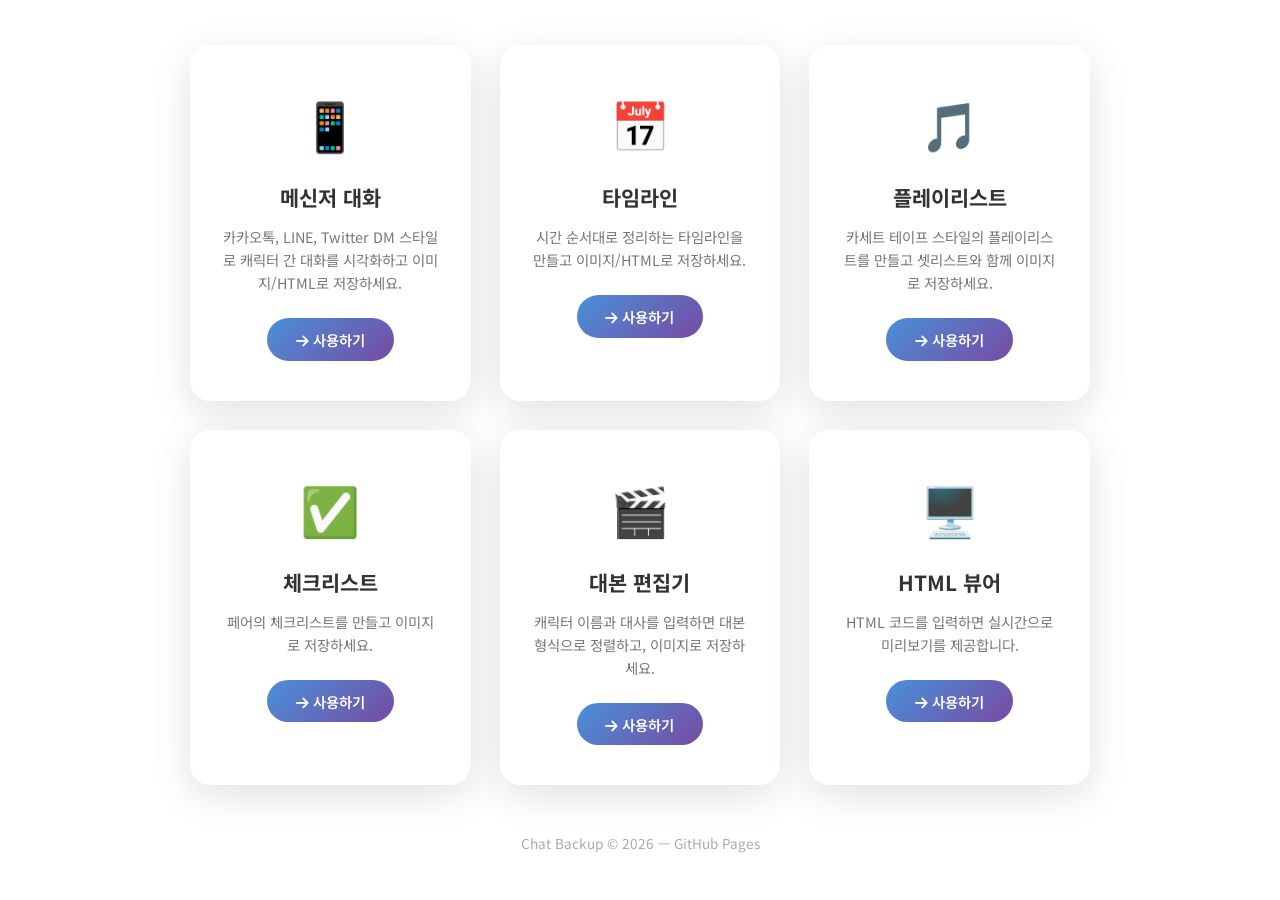
<file: index.html>
<!DOCTYPE html>
<html lang="ko">
<head>
  <meta charset="UTF-8" />
  <meta name="viewport" content="width=device-width, initial-scale=1.0" />
  <title>Chat Backup</title>
  <link rel="stylesheet" href="https://cdnjs.cloudflare.com/ajax/libs/font-awesome/6.5.1/css/all.min.css" />
  <link rel="stylesheet" href="css/style.css" />
</head>
<body>
  <div class="landing-wrapper">
    <div class="card-grid">
      <a href="messenger.html" class="tool-card">
        <span class="card-icon">📱</span>
        <h2>메신저 대화</h2>
        <p>카카오톡, LINE, Twitter DM 스타일로 캐릭터 간 대화를 시각화하고 이미지/HTML로 저장하세요.</p>
        <span class="card-btn"><i class="fa-solid fa-arrow-right"></i> 사용하기</span>
      </a>

      <a href="timeline.html" class="tool-card">
        <span class="card-icon">📅</span>
        <h2>타임라인</h2>
        <p>시간 순서대로 정리하는 타임라인을 만들고 이미지/HTML로 저장하세요.</p>
        <span class="card-btn"><i class="fa-solid fa-arrow-right"></i> 사용하기</span>
      </a>

      <a href="playlist.html" class="tool-card">
        <span class="card-icon">🎵</span>
        <h2>플레이리스트</h2>
        <p>카세트 테이프 스타일의 플레이리스트를 만들고 셋리스트와 함께 이미지로 저장하세요.</p>
        <span class="card-btn"><i class="fa-solid fa-arrow-right"></i> 사용하기</span>
      </a>

      <a href="checklist.html" class="tool-card">
        <span class="card-icon">✅</span>
        <h2>체크리스트</h2>
        <p>페어의 체크리스트를 만들고 이미지로 저장하세요.</p>
        <span class="card-btn"><i class="fa-solid fa-arrow-right"></i> 사용하기</span>
      </a>

      <a href="script.html" class="tool-card">
        <span class="card-icon">🎬</span>
        <h2>대본 편집기</h2>
        <p>캐릭터 이름과 대사를 입력하면 대본 형식으로 정렬하고, 이미지로 저장하세요.</p>
        <span class="card-btn"><i class="fa-solid fa-arrow-right"></i> 사용하기</span>
      </a>

      <a href="viewer.html" class="tool-card">
        <span class="card-icon">🖥️</span>
        <h2>HTML 뷰어</h2>
        <p>HTML 코드를 입력하면 실시간으로 미리보기를 제공합니다.</p>
        <span class="card-btn"><i class="fa-solid fa-arrow-right"></i> 사용하기</span>
      </a>
    </div>

    <footer class="landing-footer">
      <p>Chat Backup &copy; 2026 &mdash; GitHub Pages</p>
    </footer>
  </div>
</body>
</html>
</file>
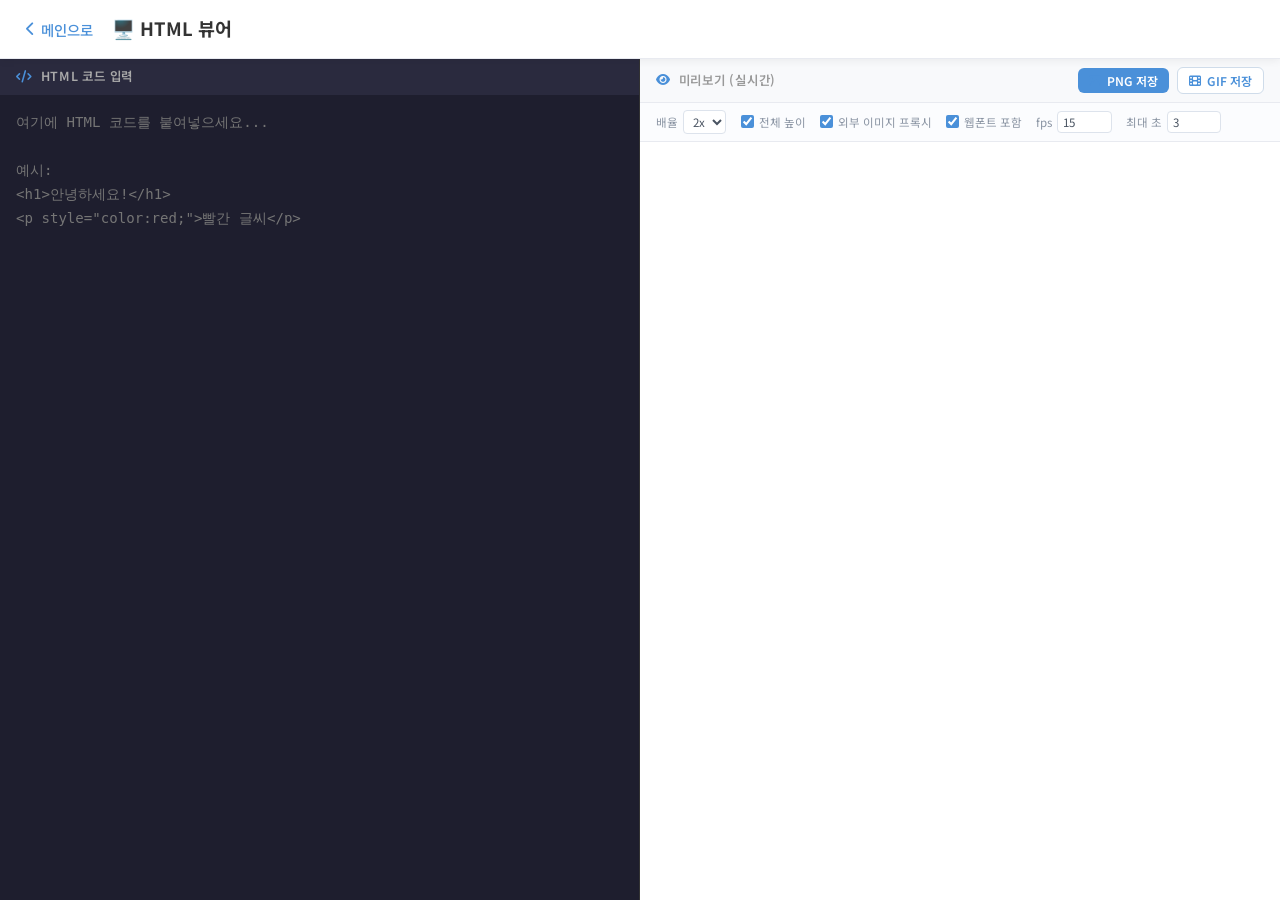
<file: viewer.html>
<!DOCTYPE html>
<html lang="ko">
<head>
  <meta charset="UTF-8" />
  <meta name="viewport" content="width=device-width, initial-scale=1.0" />
  <title>HTML 뷰어 — Chat Backup</title>
  <link rel="stylesheet" href="https://cdnjs.cloudflare.com/ajax/libs/font-awesome/6.5.1/css/all.min.css" />
  <link rel="stylesheet" href="css/style.css" />
  <style>
    .viewer-layout {
      display: grid;
      grid-template-columns: 1fr 1fr;
      height: calc(100vh - 57px);
      overflow: hidden;
    }
    .viewer-editor {
      background: #1e1e2e;
      display: flex;
      flex-direction: column;
      overflow: hidden;
      border-right: 1px solid #333;
    }
    .viewer-editor-header {
      padding: 0.5rem 1rem;
      background: #2a2a3e;
      color: #aaa;
      font-size: 0.78rem;
      font-weight: 600;
      text-transform: uppercase;
      letter-spacing: 0.06em;
      display: flex;
      align-items: center;
      gap: 0.5rem;
      flex-shrink: 0;
    }
    .viewer-editor-header i { color: #4A90D9; }
    #htmlInput {
      flex: 1;
      width: 100%;
      background: #1e1e2e;
      color: #cdd6f4;
      border: none;
      outline: none;
      font-family: 'Fira Code', 'Cascadia Code', 'Consolas', 'Monaco', monospace;
      font-size: 0.88rem;
      line-height: 1.7;
      padding: 1rem;
      resize: none;
      overflow-y: auto;
      tab-size: 2;
    }
    #htmlInput::-webkit-scrollbar { width: 6px; }
    #htmlInput::-webkit-scrollbar-track { background: #1e1e2e; }
    #htmlInput::-webkit-scrollbar-thumb { background: #444; border-radius: 3px; }

    .viewer-preview {
      display: flex;
      flex-direction: column;
      overflow: hidden;
      background: #fff;
    }
    .viewer-preview-header {
      padding: 0.5rem 1rem;
      background: #f8f9fb;
      border-bottom: 1px solid #e8eaf0;
      color: #999;
      font-size: 0.78rem;
      font-weight: 600;
      text-transform: uppercase;
      letter-spacing: 0.06em;
      display: flex;
      align-items: center;
      gap: 0.5rem;
      flex-shrink: 0;
    }
    .viewer-preview-header i { color: #4A90D9; }
    .viewer-preview-header .save-btn {
      background: #4A90D9;
      color: #fff;
      border: none;
      border-radius: 6px;
      padding: 0.25rem 0.7rem;
      font-size: 0.75rem;
      font-weight: 600;
      cursor: pointer;
      display: flex;
      align-items: center;
      gap: 0.35rem;
      transition: background 0.15s;
      text-transform: none;
      letter-spacing: 0;
    }
    .viewer-preview-header .save-btn:first-of-type { margin-left: auto; }
    .viewer-preview-header .save-btn:hover:not(:disabled) { background: #3a7bc8; }
    .viewer-preview-header .save-btn:disabled { opacity: 0.5; cursor: default; }
    .viewer-preview-header .save-btn.ghost {
      background: #fff;
      color: #4A90D9;
      border: 1px solid #cfdcea;
    }
    .viewer-preview-header .save-btn.ghost:hover:not(:disabled) { background: #eef4fb; }

    /* 캡처 옵션 바 */
    .capture-bar {
      display: flex;
      align-items: center;
      gap: 0.9rem;
      flex-wrap: wrap;
      padding: 0.4rem 1rem;
      background: #fbfcfe;
      border-bottom: 1px solid #e8eaf0;
      font-size: 0.72rem;
      color: #8a94a3;
      flex-shrink: 0;
    }
    .capture-bar label {
      display: inline-flex;
      align-items: center;
      gap: 0.3rem;
      white-space: nowrap;
    }
    .capture-bar select,
    .capture-bar input[type="number"] {
      border: 1px solid #dde3ec;
      border-radius: 4px;
      background: #fff;
      color: #4a5462;
      font-size: 0.72rem;
      padding: 0.15rem 0.3rem;
      font-family: inherit;
    }
    .capture-bar input[type="number"] { width: 3.4rem; }
    .capture-bar input[type="checkbox"] { accent-color: #4A90D9; margin: 0; }
    #captureStatus { margin-left: auto; color: #4A90D9; }
    #captureStatus[data-tone="warn"] { color: #d9704a; }

    #previewFrame {
      flex: 1;
      width: 100%;
      border: none;
      overflow: auto;
    }

    @media (max-width: 768px) {
      .viewer-layout {
        grid-template-columns: 1fr;
        position: relative;
      }
      .viewer-editor,
      .viewer-preview {
        position: absolute;
        inset: 0;
        height: 100%;
      }
      .viewer-preview { display: none; }
      .viewer-editor[data-hidden="true"] { display: none; }
      .viewer-preview:not([data-hidden]) { display: flex; }
      #captureStatus { width: 100%; margin-left: 0; }
    }
  </style>
</head>
<body class="split-page">
  <div class="page-wrapper">

    <header class="page-header">
      <a href="index.html" class="back-link">
        <i class="fa-solid fa-chevron-left"></i> 메인으로
      </a>
      <h1>🖥️ HTML 뷰어</h1>
    </header>

    <div class="mobile-tabs">
      <button class="mobile-tab-btn active" data-tab="editor" onclick="switchViewerTab('editor')">
        <i class="fa-solid fa-code"></i> 코드
      </button>
      <button class="mobile-tab-btn" data-tab="preview" onclick="switchViewerTab('preview')">
        <i class="fa-solid fa-eye"></i> 미리보기
      </button>
    </div>

    <div class="viewer-layout">

      <!-- Left: Code Editor -->
      <div class="viewer-editor" id="viewerEditorPanel">
        <div class="viewer-editor-header">
          <i class="fa-solid fa-code"></i> HTML 코드 입력
        </div>
        <textarea id="htmlInput" oninput="updatePreview()" placeholder="여기에 HTML 코드를 붙여넣으세요...

예시:
&lt;h1&gt;안녕하세요!&lt;/h1&gt;
&lt;p style=&quot;color:red;&quot;&gt;빨간 글씨&lt;/p&gt;"></textarea>
      </div>

      <!-- Right: Preview -->
      <div class="viewer-preview" id="viewerPreviewPanel">
        <div class="viewer-preview-header">
          <i class="fa-solid fa-eye"></i> 미리보기 (실시간)
          <button class="save-btn" id="savePngBtn" onclick="savePngImage()">
            <i class="fa-solid fa-image"></i> PNG 저장
          </button>
          <button class="save-btn ghost" id="saveGifBtn" onclick="saveGifImage()">
            <i class="fa-solid fa-film"></i> GIF 저장
          </button>
        </div>

        <div class="capture-bar">
          <label>배율
            <select id="captureScale">
              <option value="1">1x</option>
              <option value="2" selected>2x</option>
              <option value="3">3x</option>
            </select>
          </label>
          <label><input type="checkbox" id="captureFull" checked> 전체 높이</label>
          <label><input type="checkbox" id="useProxy" checked> 외부 이미지 프록시</label>
          <label><input type="checkbox" id="embedFonts" checked> 웹폰트 포함</label>
          <label>fps <input type="number" id="gifFps" value="15" min="2" max="30" step="1"></label>
          <label>최대 초 <input type="number" id="gifSecs" value="3" min="0.2" max="15" step="0.1"></label>
          <span id="captureStatus"></span>
        </div>

        <!-- allow-same-origin이 있어야 부모에서 이 안을 캡처할 수 있다 -->
        <iframe id="previewFrame" sandbox="allow-scripts allow-same-origin"></iframe>
      </div>

    </div>
  </div>

  <script src="js/capture.js"></script>
  <script>
    const htmlInput = document.getElementById('htmlInput');
    const previewFrame = document.getElementById('previewFrame');
    let previewTimer = null;

    // 키 입력마다 iframe을 다시 로드하면 무거우므로 살짝 늦춘다
    function updatePreview() {
      clearTimeout(previewTimer);
      previewTimer = setTimeout(() => {
        previewFrame.srcdoc = htmlInput.value;
      }, 200);
    }

    function switchViewerTab(tab) {
      const editor = document.getElementById('viewerEditorPanel');
      const preview = document.getElementById('viewerPreviewPanel');

      document.querySelectorAll('.mobile-tab-btn').forEach(btn => btn.classList.remove('active'));
      document.querySelector(`[data-tab="${tab}"]`).classList.add('active');

      if (tab === 'editor') {
        editor.removeAttribute('data-hidden');
        preview.setAttribute('data-hidden', 'true');
      } else {
        editor.setAttribute('data-hidden', 'true');
        preview.removeAttribute('data-hidden');
      }
    }

    updatePreview();
  </script>
</body>
</html>
</file>
<file: css/style.css>
@import url('https://fonts.googleapis.com/css2?family=Nanum+Gothic:wght@400;700&family=Nanum+Myeongjo:wght@400;700&family=RIDIBatang&display=swap');
@import url('https://fonts.googleapis.com/css2?family=Noto+Sans+KR:wght@300;400;500;600;700&display=swap');

/* ===================== RESET & BASE ===================== */
*, *::before, *::after {
  box-sizing: border-box;
  margin: 0;
  padding: 0;
}

html {
  font-size: 16px;
  scroll-behavior: smooth;
}

body {
  font-family: 'Pretendard', 'Noto Sans KR', -apple-system, BlinkMacSystemFont, system-ui, 'Segoe UI', sans-serif;
  color: #222;
  background: #f5f7fa;
  min-height: 100vh;
  line-height: 1.6;
}

/* ===== 분할 ���이지: 전체 스크롤 방지 ===== */
body.split-page {
  overflow: hidden;
  height: 100vh;
}

body.split-page .page-wrapper {
  height: 100vh;
  overflow: hidden;
}

a {
  text-decoration: none;
  color: inherit;
}

button {
  cursor: pointer;
  font-family: inherit;
}

input, textarea, select {
  font-family: inherit;
  font-size: 0.95rem;
}

/* ===================== MAIN LANDING ===================== */
.landing-wrapper {
  min-height: 100vh;
  display: flex;
  flex-direction: column;
  align-items: center;
  justify-content: center;
  padding: 2rem;
  background: #ffffff;
}

.landing-header {
  text-align: center;
  margin-bottom: 3rem;
}

.landing-header h1 {
  font-size: 2.4rem;
  font-weight: 700;
  color: #333;
}

.landing-header p {
  font-size: 1.05rem;
  color: #777;
}

.card-grid {
  display: grid;
  grid-template-columns: repeat(auto-fit, minmax(280px, 1fr));
  gap: 1.8rem;
  width: 100%;
  max-width: 900px;
}

.tool-card {
  background: #fff;
  border-radius: 20px;
  padding: 2.5rem 2rem;
  text-align: center;
  box-shadow: 0 10px 40px rgba(0,0,0,0.12);
  transition: transform 0.2s, box-shadow 0.2s;
  display: block;
  color: #222;
}

.tool-card:hover {
  transform: translateY(-6px);
  box-shadow: 0 20px 60px rgba(0,0,0,0.18);
}

.tool-card .card-icon {
  font-size: 3rem;
  margin-bottom: 1.2rem;
  display: block;
}

.tool-card h2 {
  font-size: 1.3rem;
  font-weight: 700;
  margin-bottom: 0.7rem;
  color: #333;
}

.tool-card p {
  font-size: 0.9rem;
  color: #777;
  line-height: 1.6;
}

.tool-card .card-btn {
  display: inline-block;
  margin-top: 1.5rem;
  padding: 0.6rem 1.8rem;
  border-radius: 50px;
  font-size: 0.9rem;
  font-weight: 600;
  color: #fff;
  background: linear-gradient(135deg, #4A90D9, #764ba2);
  transition: opacity 0.2s;
}

.tool-card:hover .card-btn {
  opacity: 0.9;
}

.landing-footer {
  margin-top: 3rem;
  color: #aaa;
  font-size: 0.85rem;
}

/* ===================== TOOL PAGE LAYOUT ===================== */
.page-wrapper {
  min-height: 100vh;
  display: flex;
  flex-direction: column;
}

.page-header {
  background: #fff;
  border-bottom: 1px solid #e8eaf0;
  padding: 0.9rem 1.6rem;
  display: flex;
  align-items: center;
  gap: 1.2rem;
  box-shadow: 0 2px 8px rgba(0,0,0,0.06);
  position: sticky;
  top: 0;
  z-index: 100;
  flex-shrink: 0;
}

.back-link {
  display: flex;
  align-items: center;
  gap: 0.4rem;
  font-size: 0.9rem;
  color: #4A90D9;
  font-weight: 500;
  transition: opacity 0.2s;
}

.back-link:hover { opacity: 0.75; }

.page-header h1 {
  font-size: 1.15rem;
  font-weight: 700;
  color: #333;
  flex: 1;
}

.split-layout {
  flex: 1;
  display: grid;
  grid-template-columns: 400px 1fr;
  overflow: hidden;
  min-height: 0;
}

/* ===================== EDITOR PANEL ===================== */
.editor-panel {
  background: #fff;
  border-right: 1px solid #e8eaf0;
  overflow-y: auto;
  display: flex;
  flex-direction: column;
  min-height: 0;
}

.editor-panel::-webkit-scrollbar { width: 6px; }
.editor-panel::-webkit-scrollbar-track { background: #f1f1f1; }
.editor-panel::-webkit-scrollbar-thumb { background: #ccc; border-radius: 3px; }

.section-block {
  padding: 1.2rem 1.4rem;
  border-bottom: 1px solid #f0f2f5;
}

.section-title {
  font-size: 0.8rem;
  font-weight: 700;
  text-transform: uppercase;
  letter-spacing: 0.08em;
  color: #999;
  margin-bottom: 1rem;
  display: flex;
  align-items: center;
  gap: 0.5rem;
}

.section-title i { color: #4A90D9; }

/* ===================== FORM ELEMENTS ===================== */
.form-group {
  margin-bottom: 0.9rem;
}

.form-label {
  display: block;
  font-size: 0.82rem;
  font-weight: 600;
  color: #555;
  margin-bottom: 0.3rem;
}

.form-input,
.form-textarea,
.form-select {
  width: 100%;
  padding: 0.5rem 0.75rem;
  border: 1.5px solid #e0e3ea;
  border-radius: 8px;
  font-size: 0.9rem;
  color: #333;
  background: #fafbfc;
  transition: border-color 0.2s, box-shadow 0.2s;
  outline: none;
}

.form-input:focus,
.form-textarea:focus,
.form-select:focus {
  border-color: #4A90D9;
  box-shadow: 0 0 0 3px rgba(74,144,217,0.15);
  background: #fff;
}

.form-textarea {
  resize: vertical;
  min-height: 72px;
}

/* ===================== BUTTONS ===================== */
.btn {
  display: inline-flex;
  align-items: center;
  gap: 0.4rem;
  padding: 0.5rem 1rem;
  border: none;
  border-radius: 8px;
  font-size: 0.875rem;
  font-weight: 600;
  transition: all 0.15s;
  white-space: nowrap;
}

.btn-primary { background: #4A90D9; color: #fff; }
.btn-primary:hover { background: #3a7bc8; }

.btn-success { background: #22c55e; color: #fff; }
.btn-success:hover { background: #16a34a; }

.btn-secondary { background: #f0f2f5; color: #555; }
.btn-secondary:hover { background: #e2e5eb; }

.btn-danger { background: #fee2e2; color: #dc2626; }
.btn-danger:hover { background: #fecaca; }

.btn-warning { background: #fef3c7; color: #d97706; }
.btn-warning:hover { background: #fde68a; }

.btn-sm { padding: 0.3rem 0.7rem; font-size: 0.8rem; border-radius: 6px; }

.btn-icon {
  padding: 0.3rem 0.5rem;
  background: transparent;
  border: none;
  border-radius: 6px;
  font-size: 0.9rem;
  color: #999;
  transition: background 0.15s, color 0.15s;
}
.btn-icon:hover { background: #f0f2f5; color: #555; }
.btn-icon.danger:hover { background: #fee2e2; color: #dc2626; }
.btn-icon:disabled { opacity: 0.3; cursor: default; }
.btn-icon:disabled:hover { background: transparent; color: #999; }

.btn-group { display: flex; flex-wrap: wrap; gap: 0.5rem; }

/* ===================== TOGGLE SWITCH ===================== */
.toggle-row { display: flex; align-items: center; justify-content: space-between; gap: 0.8rem; }
.toggle-label { font-size: 0.88rem; font-weight: 500; color: #444; }

.toggle-switch { position: relative; width: 44px; height: 24px; flex-shrink: 0; }
.toggle-switch input { opacity: 0; width: 0; height: 0; }
.toggle-slider {
  position: absolute;
  inset: 0;
  background: #ccc;
  border-radius: 24px;
  cursor: pointer;
  transition: background 0.2s;
}
.toggle-slider::before {
  content: '';
  position: absolute;
  left: 3px;
  top: 3px;
  width: 18px;
  height: 18px;
  border-radius: 50%;
  background: #fff;
  transition: transform 0.2s;
  box-shadow: 0 1px 4px rgba(0,0,0,0.2);
}
.toggle-switch input:checked + .toggle-slider { background: #4A90D9; }
.toggle-switch input:checked + .toggle-slider::before { transform: translateX(20px); }

/* ===================== CHARACTER CARDS (프로필 카드 - 에디터) ===================== */
.character-card {
  border: 1.5px solid #e8eaf0;
  border-radius: 10px;
  padding: 0;
  margin-bottom: 0.6rem;
  background: #fafbfc;
  position: relative;
  overflow: hidden;
}

.character-card .form-group { margin-bottom: 0.6rem; }
.character-card .form-group:last-child { margin-bottom: 0; }

.character-card-header {
  display: flex;
  align-items: center;
  justify-content: space-between;
  padding: 0.6rem 0.8rem;
  cursor: pointer;
  user-select: none;
  transition: background 0.15s;
  border-bottom: 1px solid #f0f2f5;
}

.character-card-header:hover { background: #f0f2f5; }

/* 카드 본문 영역 — 패딩 추가 */
.character-card-body {
  padding: 0.7rem 0.8rem 0.8rem;
}

.char-card-body {
  padding: 0.7rem 0.8rem 0.8rem;
  overflow: hidden;
  transition: max-height 0.25s ease, padding 0.25s ease;
}

.char-card-body.collapsed {
  max-height: 0 !important;
  padding-top: 0;
  padding-bottom: 0;
}

.character-num {
  font-size: 0.78rem;
  font-weight: 700;
  color: #4A90D9;
  background: #e8f1fb;
  padding: 0.15rem 0.55rem;
  border-radius: 20px;
}

.char-row {
  display: grid;
  grid-template-columns: 1fr 1fr;
  gap: 0.5rem;
  margin-bottom: 0.5rem;
}

/* 프로필 이미지 업로드 영역 콤팩트 */
.char-img-upload-area { display: flex; align-items: center; gap: 0.5rem; }
.char-img-preview { width: 28px; height: 28px; border-radius: 50%; object-fit: cover; flex-shrink: 0; }
.char-img-placeholder {
  width: 28px;
  height: 28px;
  border-radius: 50%;
  background: #e8eaf0;
  display: flex;
  align-items: center;
  justify-content: center;
  color: #999;
  font-size: 0.7rem;
  flex-shrink: 0;
}

/* ===================== MESSAGE ITEMS ===================== */
.message-item {
  border: 1.5px solid #e8eaf0;
  border-radius: 10px;
  padding: 0.9rem 1rem;
  margin-bottom: 0.7rem;
  background: #fafbfc;
  cursor: grab;
}
.message-item:active { cursor: grabbing; }

.message-item-header { display: flex; align-items: center; gap: 0.4rem; margin-bottom: 0.6rem; flex-wrap: wrap; }

.message-type-badge { font-size: 0.72rem; font-weight: 700; padding: 0.15rem 0.55rem; border-radius: 20px; text-transform: uppercase; }
.badge-chat { background: #dbeafe; color: #2563eb; }
.badge-scene { background: #fef3c7; color: #d97706; }
.badge-system { background: #fef3c7; color: #d97706; }

.drag-handle { color: #ccc; cursor: grab; font-size: 0.85rem; }

/* ===================== NODE ITEMS ===================== */
.node-item {
  border: 1.5px solid #e8eaf0;
  border-radius: 10px;
  padding: 0.9rem 1rem;
  margin-bottom: 0.7rem;
  background: #fafbfc;
  cursor: grab;
}
.node-item:active { cursor: grabbing; }

.node-item-header { display: flex; align-items: center; gap: 0.5rem; margin-bottom: 0.7rem; }

/* 노드 에디터 도트 프리뷰 (텍스트 기반) */
.node-dot-preview {
  width: auto !important;
  height: auto !important;
  border: none !important;
  border-radius: 0 !important;
  background: none !important;
  flex-shrink: 0;
  line-height: 1;
  font-size: 14px;
}

.node-row { display: grid; grid-template-columns: 1fr 1fr; gap: 0.5rem; margin-bottom: 0.5rem; }
.node-row-3 { display: grid; grid-template-columns: 1fr 1fr 1fr; gap: 0.5rem; }

/* ===================== PROFILE CARDS ===================== */
.profile-card {
  border: 1.5px solid #e8eaf0;
  border-radius: 10px;
  padding: 0.9rem 1rem;
  margin-bottom: 0.7rem;
  background: #fafbfc;
}

.profile-card-header { display: flex; align-items: center; justify-content: space-between; margin-bottom: 0.6rem; }

.profile-img-upload { display: flex; align-items: center; gap: 0.5rem; }
.char-count { font-size: 0.72rem; color: #aaa; text-align: right; margin-top: 2px; }

/* ===================== PREVIEW PANEL ===================== */
.preview-panel {
  background: #f5f7fa;
  overflow-y: auto;
  display: flex;
  flex-direction: column;
  align-items: center;
  min-height: 0;
  padding: 1.5rem;
}

.preview-panel::-webkit-scrollbar { width: 6px; }
.preview-panel::-webkit-scrollbar-track { background: #f1f1f1; }
.preview-panel::-webkit-scrollbar-thumb { background: #ccc; border-radius: 3px; }

.preview-inner { width: 100%; max-width: 480px; }

/* ===================== MESSENGER PREVIEW ===================== */
.messenger-preview { border-radius: 20px; overflow: hidden; box-shadow: 0 8px 40px rgba(0,0,0,0.15); min-height: 400px; display: flex; flex-direction: column; }
.messenger-header { padding: 1rem 1.2rem; display: flex; align-items: center; gap: 0.8rem; }
.messenger-header .room-name { font-size: 1rem; font-weight: 700; }
.messenger-body { flex: 1; padding: 1rem; overflow-y: auto; display: flex; flex-direction: column; gap: 0.6rem; }

/* Bubble layout */
.bubble-row { display: flex; align-items: flex-end; gap: 0.5rem; }
.bubble-row.right { flex-direction: row-reverse; }
.avatar-circle {
  width: 36px;
  height: 36px;
  border-radius: 50%;
  object-fit: cover;
  flex-shrink: 0;
  display: flex;
  align-items: center;
  justify-content: center;
  font-size: 0.8rem;
  font-weight: 700;
  color: #fff;
}
.bubble-content { display: flex; flex-direction: column; max-width: 70%; }
.bubble-row.right .bubble-content { align-items: flex-end; }
.bubble-name { font-size: 0.72rem; font-weight: 600; margin-bottom: 0.2rem; color: inherit; opacity: 0.7; }
.bubble-text { padding: 0.5rem 0.85rem; border-radius: 18px; font-size: 0.9rem; line-height: 1.5; word-break: break-word; white-space: pre-wrap; }

/* Scene / System message */
.scene-block { display: flex; align-items: center; gap: 0.7rem; padding: 0.4rem 0.6rem; }
.scene-block::before, .scene-block::after { content: ''; flex: 1; height: 1px; opacity: 0.3; }
.scene-text { font-size: 0.8rem; font-weight: 600; white-space: nowrap; opacity: 0.75; }

/* ===================== THEMES: MESSENGER ===================== */
.theme-kakao .messenger-preview { background: #B2C7D9; }
.theme-kakao .messenger-header { background: #a8bfcf; }
.theme-kakao .messenger-header .room-name { color: #fff; }
.theme-kakao .bubble-row.left .bubble-text { background: #fff; color: #222; border-radius: 0 18px 18px 18px; }
.theme-kakao .bubble-row.right .bubble-text { background: #FEE500; color: #222; border-radius: 18px 0 18px 18px; }
.theme-kakao .bubble-name { color: #333; }
.theme-kakao .scene-block::before, .theme-kakao .scene-block::after { background: #666; }
.theme-kakao .scene-text { color: #444; }

.theme-line .messenger-preview { background: #f5f5f5; }
.theme-line .messenger-header { background: #06C755; }
.theme-line .messenger-header .room-name { color: #fff; }
.theme-line .bubble-row.left .bubble-text { background: #fff; color: #222; border-radius: 0 18px 18px 18px; }
.theme-line .bubble-row.right .bubble-text { background: #06C755; color: #fff; border-radius: 18px 0 18px 18px; }
.theme-line .bubble-name { color: #555; }
.theme-line .scene-block::before, .theme-line .scene-block::after { background: #999; }
.theme-line .scene-text { color: #666; }

.theme-twitter .messenger-preview { background: #fff; }
.theme-twitter .messenger-header { background: #fff; border-bottom: 1px solid #e7e7e7; }
.theme-twitter .messenger-header .room-name { color: #0f1419; }
.theme-twitter .bubble-row.left .bubble-text { background: #eff3f4; color: #0f1419; border-radius: 4px 18px 18px 18px; }
.theme-twitter .bubble-row.right .bubble-text { background: #1D9BF0; color: #fff; border-radius: 18px 4px 18px 18px; }
.theme-twitter .bubble-name { color: #536471; }
.theme-twitter .scene-block::before, .theme-twitter .scene-block::after { background: #cfd9de; }
.theme-twitter .scene-text { color: #536471; }

.theme-light .messenger-preview { background: #f8f9fb; }
.theme-light .messenger-header { background: #fff; border-bottom: 1px solid #e8eaf0; }
.theme-light .messenger-header .room-name { color: #333; }
.theme-light .bubble-row.left .bubble-text { background: #e8f4fe; color: #2c3e50; border-radius: 4px 18px 18px 18px; }
.theme-light .bubble-row.right .bubble-text { background: #c8e6ff; color: #1a2c3d; border-radius: 18px 4px 18px 18px; }
.theme-light .bubble-name { color: #666; }
.theme-light .scene-block::before, .theme-light .scene-block::after { background: #bbb; }
.theme-light .scene-text { color: #888; }

.theme-dark .messenger-preview { background: #1a1a2e; }
.theme-dark .messenger-header { background: #16213e; }
.theme-dark .messenger-header .room-name { color: #e0e0e0; }
.theme-dark .bubble-row.left .bubble-text { background: #2a2a4a; color: #ddd; border-radius: 4px 18px 18px 18px; }
.theme-dark .bubble-row.right .bubble-text { background: #0f3460; color: #e0e0e0; border-radius: 18px 4px 18px 18px; }
.theme-dark .bubble-name { color: #aaa; }
.theme-dark .scene-block::before, .theme-dark .scene-block::after { background: #555; }
.theme-dark .scene-text { color: #aaa; }

/* ===================== TIMELINE PREVIEW ===================== */
.timeline-wrapper {
  background: #fdf8f0;
  border-radius: 16px;
  padding: 2rem 1.5rem;
  box-shadow: 0 4px 30px rgba(0,0,0,0.1);
}

.profiles-row {
  display: flex;
  flex-wrap: wrap;
  gap: 1rem;
  justify-content: center;
  margin-bottom: 2rem;
}

.profile-chip { display: flex; align-items: center; gap: 0.6rem; background: #fff; border-radius: 12px; padding: 0.5rem 0.9rem; box-shadow: 0 2px 8px rgba(0,0,0,0.08); }
.profile-avatar { width: 38px; height: 38px; border-radius: 50%; display: flex; align-items: center; justify-content: center; font-size: 0.85rem; font-weight: 700; color: #fff; flex-shrink: 0; }
.profile-avatar img { width: 100%; height: 100%; border-radius: 50%; object-fit: cover; }
.profile-info strong { display: block; font-size: 0.85rem; font-weight: 700; color: #333; }
.profile-info span { font-size: 0.75rem; color: #888; }

/* Timeline */
.timeline-list { position: relative; }
.timeline-line-container { position: absolute; left: 9px; top: 0; }

/* 타임라인 노드 */
.timeline-node {
  position: relative;
  padding-left: 24px;
  display: flex;
  flex-direction: column;
  text-align: left;
}

.node-marker { position: absolute; left: 0; top: 6px; border-radius: 50%; border: 2px solid #4A90D9; background: transparent; flex-shrink: 0; }
.node-marker.last { background: currentColor; border-color: currentColor; }

/* 우측 정렬 */
.timeline-node.align-right {
  padding-left: 0;
  padding-right: 24px;
  text-align: right;
}
.timeline-node.align-right .node-marker {
  left: auto;
  right: 0;
}

/* 중앙 정렬 - 좌측 노드 */
.timeline-node.align-center-left {
  padding-left: 0;
  padding-right: calc(50% + 14px);
  text-align: right;
}
.timeline-node.align-center-left .node-marker {
  left: auto;
  right: calc(50% - 7px);
}

/* 중앙 정렬 - 우측 노드 */
.timeline-node.align-center-right {
  padding-left: calc(50% + 14px);
  padding-right: 0;
  text-align: left;
}
.timeline-node.align-center-right .node-marker {
  left: calc(50% - 7px);
  right: auto;
}

.node-time { font-size: 0.85rem; font-weight: 700; color: #555; margin-bottom: 0.25rem; }
.node-desc { font-size: 0.88rem; color: #666; line-height: 1.65; white-space: pre-wrap; word-break: break-word; }

/* ===================== EXPORT SECTION ===================== */
.export-section { padding: 1.2rem 1.4rem; background: #f9fafb; border-top: 1px solid #e8eaf0; margin-top: auto; flex-shrink: 0; }
.export-section .section-title { margin-bottom: 0.8rem; }

/* ===================== ACCORDION ===================== */
.accordion-section { border-bottom: 1px solid #f0f2f5; }
.accordion-header { padding: 0.85rem 1.4rem; display: flex; align-items: center; justify-content: space-between; cursor: pointer; user-select: none; transition: background 0.15s; }
.accordion-header:hover { background: #f8f9fb; }
.accordion-title { font-size: 0.82rem; font-weight: 700; color: #555; display: flex; align-items: center; gap: 0.5rem; }
.accordion-title i { color: #4A90D9; }
.accordion-toggle-icon { font-size: 0.75rem; color: #aaa; transition: transform 0.2s; }
.accordion-body { padding: 0 1.4rem 1rem; overflow: hidden; transition: max-height 0.3s ease, padding 0.3s ease; }
.accordion-section.collapsed .accordion-body { max-height: 0 !important; padding-top: 0; padding-bottom: 0; overflow: hidden; }
.accordion-section.collapsed .accordion-toggle-icon { transform: rotate(-90deg); }

/* ===================== MOBILE TABS ===================== */
.mobile-tabs {
  display: none;
  border-bottom: 1px solid #e8eaf0;
  background: #fff;
  flex-shrink: 0;
}
.mobile-tab-btn {
  flex: 1;
  padding: 0.75rem;
  border: none;
  background: transparent;
  font-size: 0.88rem;
  font-weight: 600;
  color: #999;
  border-bottom: 2px solid transparent;
  transition: all 0.2s;
  text-align: center;
}
.mobile-tab-btn.active { color: #4A90D9; border-bottom-color: #4A90D9; }

/* ===================== SORTABLE GHOST ===================== */
.sortable-ghost { opacity: 0.4; background: #e8f1fb !important; }

/* ===================== RESPONSIVE ===================== */
@media (max-width: 768px) {
  body.split-page .page-wrapper { height: 100vh; overflow: hidden; }
  .split-layout { grid-template-columns: 1fr; overflow: hidden; min-height: 0; }
  .mobile-tabs { display: flex; }
  .editor-panel, .preview-panel { overflow-y: auto; min-height: 0; }
  .editor-panel[data-hidden="true"] { display: none; }
  .preview-panel[data-hidden="true"] { display: none; }
  .preview-panel { padding: 1rem; }
  .preview-inner { max-width: 100%; }
  .landing-header h1 { font-size: 1.8rem; }
  .card-grid { grid-template-columns: 1fr; }
  .char-row, .node-row { grid-template-columns: 1fr; }
}

@media (max-width: 480px) {
  .page-header { padding: 0.7rem 1rem; }
  .section-block { padding: 1rem; }
}

/* ===================== PROFILE V2 + RELATIONS ===================== */
.profiles-row-v2 {
  margin-bottom: 2rem;
}

/* 한 줄 가로 배치 (항상 인물1 ←→ 인물2 ←→ 인물3) */
.profiles-inline {
  display: flex;
  align-items: center;
  justify-content: center;
  flex-wrap: nowrap;
  gap: 0;
  width: 100%;
}

.profile-chip-v2 {
  display: flex;
  flex-direction: column;
  align-items: center;
  gap: 0.3rem;
  flex-shrink: 0;
}

.profile-avatar-v2 {
  width: 48px;
  height: 48px;
  border-radius: 50%;
  display: flex;
  align-items: center;
  justify-content: center;
  font-size: 1rem;
  font-weight: 700;
  color: #fff;
  overflow: hidden;
  flex-shrink: 0;
}

.profile-avatar-v2 img {
  width: 100%;
  height: 100%;
  border-radius: 50%;
  object-fit: cover;
}

.profile-name-v2 {
  font-size: 0.78rem;
  font-weight: 600;
  color: #333;
  text-align: center;
  max-width: 70px;
  overflow: hidden;
  text-overflow: ellipsis;
  white-space: nowrap;
}

/* 인접 인물 관계 화살표 (가운데 정렬) */
.relation-arrow-block {
  display: flex;
  flex-direction: column;
  align-items: center;
  justify-content: center;
  padding: 0 0.5rem;
  gap: 0.1rem;
  margin-bottom: 1.1rem;
  flex-shrink: 0;
}

.relation-label {
  font-size: 0.68rem;
  font-weight: 700;
  color: #555;
  white-space: nowrap;
}

.relation-label-preview {
  font-size: 0.68rem;
  font-weight: 700;
  color: #555;
  white-space: nowrap;
  text-align: center;
  max-width: 120px;
  overflow: hidden;
  text-overflow: ellipsis;
}

.relation-label-empty {
  height: 0.85rem;
}

.relation-arrows {
  font-size: 0.6rem;
  color: #aaa;
  letter-spacing: 1px;
  text-align: center;
}

/* 에디터: 관계 설정 행 */
.relation-row {
  display: flex;
  align-items: center;
  gap: 0.5rem;
  margin-bottom: 0.5rem;
}

.relation-pair {
  display: flex;
  align-items: center;
  gap: 0.3rem;
  flex-shrink: 0;
}

.relation-name {
  font-size: 0.78rem;
  font-weight: 600;
  color: #4A90D9;
  max-width: 60px;
  overflow: hidden;
  text-overflow: ellipsis;
  white-space: nowrap;
}

/* ===================== NODE SHAPE MARKER ===================== */
.node-shape-marker {
  position: absolute;
  font-size: 14px;
  line-height: 1;
  width: 14px;
  text-align: center;
}

/* left 정렬 (기본) */
.timeline-node .node-shape-marker {
  left: 0;
  top: 2px;
}

/* right 정렬 */
.timeline-node.align-right .node-shape-marker {
  left: auto;
  right: 0;
}

/* center 정렬 — 마커를 연결선(50%) 기준 정확히 중앙 배치 */
.timeline-node.align-center-left .node-shape-marker {
  left: auto;
  right: calc(50% - 7px);
}

.timeline-node.align-center-right .node-shape-marker {
  left: calc(50% - 7px);
  right: auto;
}

/* 연결선 */
.timeline-vertical-line {
  position: absolute;
  top: 7px;
  width: 2px;
  height: calc(100% - 14px);
  border-radius: 2px;
}

/* ===================== CUSTOM THEME OPTIONS ===================== */
#customThemeOptions { display: none; margin-top: 0.6rem; padding: 0.8rem; background: #f8f9fb; border: 1.5px solid #e8eaf0; border-radius: 10px; }
#customThemeOptions.visible { display: block; }
.color-picker-row { display: flex; align-items: center; gap: 0.6rem; margin-bottom: 0.5rem; }
.color-picker-row:last-child { margin-bottom: 0; }
.color-picker-row label { font-size: 0.8rem; font-weight: 500; color: #555; flex: 1; }
.color-picker-row input[type="color"] { width: 32px; height: 32px; flex-shrink: 0; }

/* ===================== CUSTOM THEME ===================== */
.theme-custom .messenger-header .room-name { color: #fff; }
.theme-custom .bubble-row.left .bubble-text { border-radius: 0 18px 18px 18px; }
.theme-custom .bubble-row.right .bubble-text { border-radius: 18px 0 18px 18px; }
.theme-custom .bubble-name { opacity: 0.7; }
.theme-custom .scene-block::before, .theme-custom .scene-block::after { background: currentColor; opacity: 0.3; }
.theme-custom .scene-text { opacity: 0.75; }

/* ===================== UTILITIES ===================== */
.text-muted { color: #999; font-size: 0.82rem; }
.mb-1 { margin-bottom: 0.5rem; }
.mb-2 { margin-bottom: 1rem; }

/* ===================== RANGE SLIDER ===================== */
input[type="range"] { -webkit-appearance: none; width: 100%; height: 4px; border-radius: 4px; background: #e0e3ea; outline: none; }
input[type="range"]::-webkit-slider-thumb { -webkit-appearance: none; width: 16px; height: 16px; border-radius: 50%; background: #4A90D9; cursor: pointer; }

/* ===================== COLOR PICKER ===================== */
input[type="color"] { -webkit-appearance: none; width: 36px; height: 36px; border: 1.5px solid #e0e3ea; border-radius: 8px; padding: 2px; cursor: pointer; background: #fff; }

/* ===================== EMPTY STATE ===================== */
.empty-state { text-align: center; padding: 3rem 1.5rem; color: #aaa; }
.empty-state i { font-size: 2.5rem; margin-bottom: 0.8rem; display: block; }
.empty-state p { font-size: 0.9rem; }

/* ===================== AVATAR COLOR PALETTE ===================== */
.avatar-color-0 { background: #4A90D9; }
.avatar-color-1 { background: #e9658b; }
.avatar-color-2 { background: #f5a623; }
.avatar-color-3 { background: #7ed321; }
.avatar-color-4 { background: #9b59b6; }
.avatar-color-5 { background: #1abc9c; }

/* ===================== TIMELINE TITLE ===================== */
.timeline-title { text-align: center; font-size: 1.3rem; font-weight: 700; color: #333; margin-bottom: 1.5rem; }
</file>
